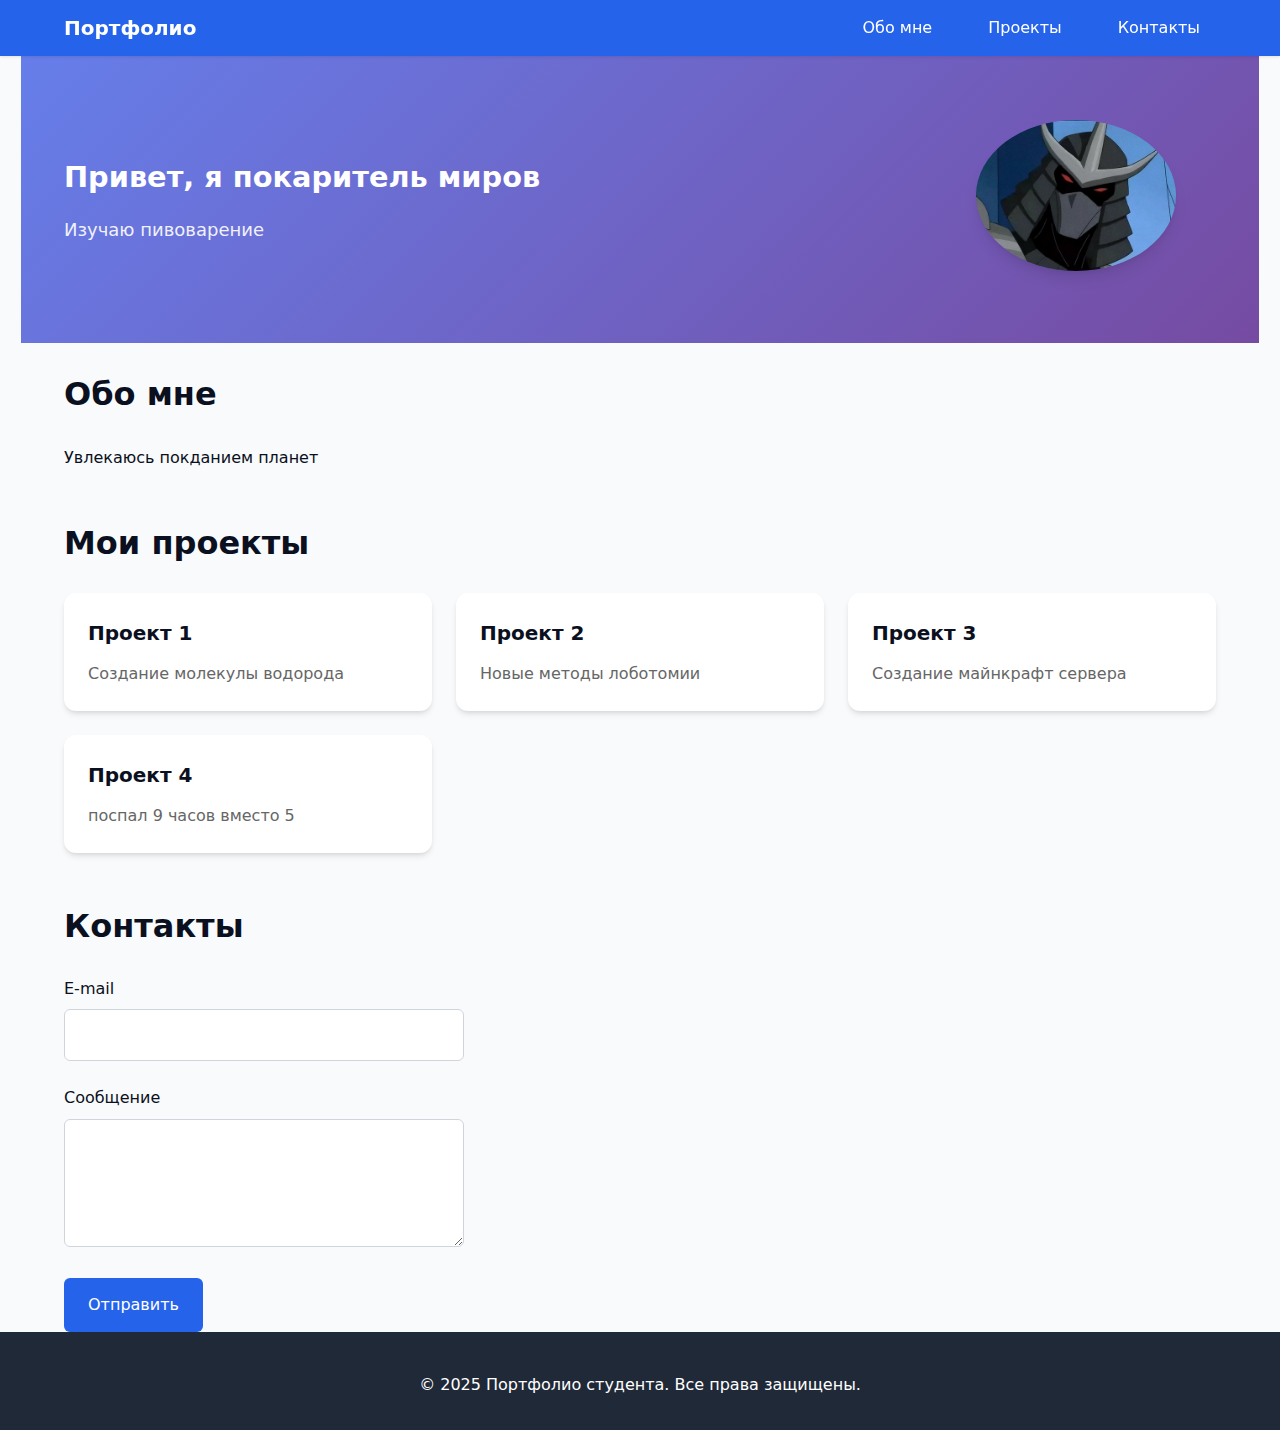
<file: 15rt/index.html>
<!DOCTYPE html>
<html lang="ru">
<head>
    <meta charset="UTF-8">
    <meta name="viewport" content="width=device-width, initial-scale=1, viewport-fit=cover">
    <title>Портфолио студента</title>
    <link rel="stylesheet" href="styles.css">
</head>
<body>
    <a class="skip-link" href="#main">Перейти к основному содержимому</a>
    
    <header class="header">
        <nav class="nav" aria-label="Основная навигация">
            <div class="nav-container">
                <a href="#" class="nav-logo">Портфолио</a>
                <ul class="nav-menu">
                    <li><a href="#about" class="nav-link">Обо мне</a></li>
                    <li><a href="projects.реьд" class="nav-link">Проекты</a></li>
                    <li><a href="contacts.html" class="nav-link">Контакты</a></li>
                </ul>
            </div>
        </nav>
    </header>

    <main id="main" class="main">
        <section class="hero">
            <div class="hero-container">
                <div class="hero-content">
                    <h1 class="hero-greeting">Привет, я покаритель миров</h1>
                    <p class="hero-description">Изучаю пивоварение</p>
                </div>
                <figure class="hero-image">
                    <!-- Простая версия с shreder.jpeg -->
                    <img class="hero-photo"
                         src="shreder.jpeg"
                         width="200" height="200"
                         alt="Портрет студента"
                         loading="eager">
                </figure>
            </div>
        </section>

        <section id="about" class="section">
            <div class="container">
                <h2 class="section-title">Обо мне</h2>
                <div class="prose">
                    <p>Увлекаюсь покданием планет</p>
                </div>
            </div>
        </section>

        <section id="projects" class="section projects-preview">
            <div class="container">
                <h2 class="section-title">Мои проекты</h2>
                <div class="projects-area">
                    <div class="projects-preview-grid">
                        <article class="project-card">
                            <h3 class="project-card-title">Проект 1</h3>
                            <p class="project-card-description">Создание молекулы водорода</p>
                        </article>
                        <article class="project-card">
                            <h3 class="project-card-title">Проект 2</h3>
                            <p class="project-card-description">Новые методы лоботомии</p>
                        </article>
                        <article class="project-card">
                            <h3 class="project-card-title">Проект 3</h3>
                            <p class="project-card-description">Создание майнкрафт сервера</p>
                        </article>
                        <article class="project-card">
                            <h3 class="project-card-title">Проект 4</h3>
                            <p class="project-card-description">поспал 9 часов вместо 5</p>
                        </article>
                    </div>
                </div>
            </div>
        </section>

        <section id="contact" class="section">
            <div class="container">
                <h2 class="section-title">Контакты</h2>
                <form class="contact-form">
                    <div class="form-group">
                        <label for="email">E-mail</label>
                        <input id="email" name="email" type="email" aria-describedby="email-hint email-error" required>
                        <small id="email-hint" class="visually-hidden">Мы пришлём ответ на этот адрес</small>
                        <span id="email-error" class="visually-hidden" role="alert"></span>
                    </div>
                    <div class="form-group">
                        <label for="message">Сообщение</label>
                        <textarea id="message" name="message" rows="4" required></textarea>
                    </div>
                    <button type="submit" class="button">Отправить</button>
                </form>
            </div>
        </section>
    </main>

    <footer class="footer">
        <div class="container">
            <p>&copy; 2025 Портфолио студента. Все права защищены.</p>
        </div>
    </footer>
</body>
</html>
</file>
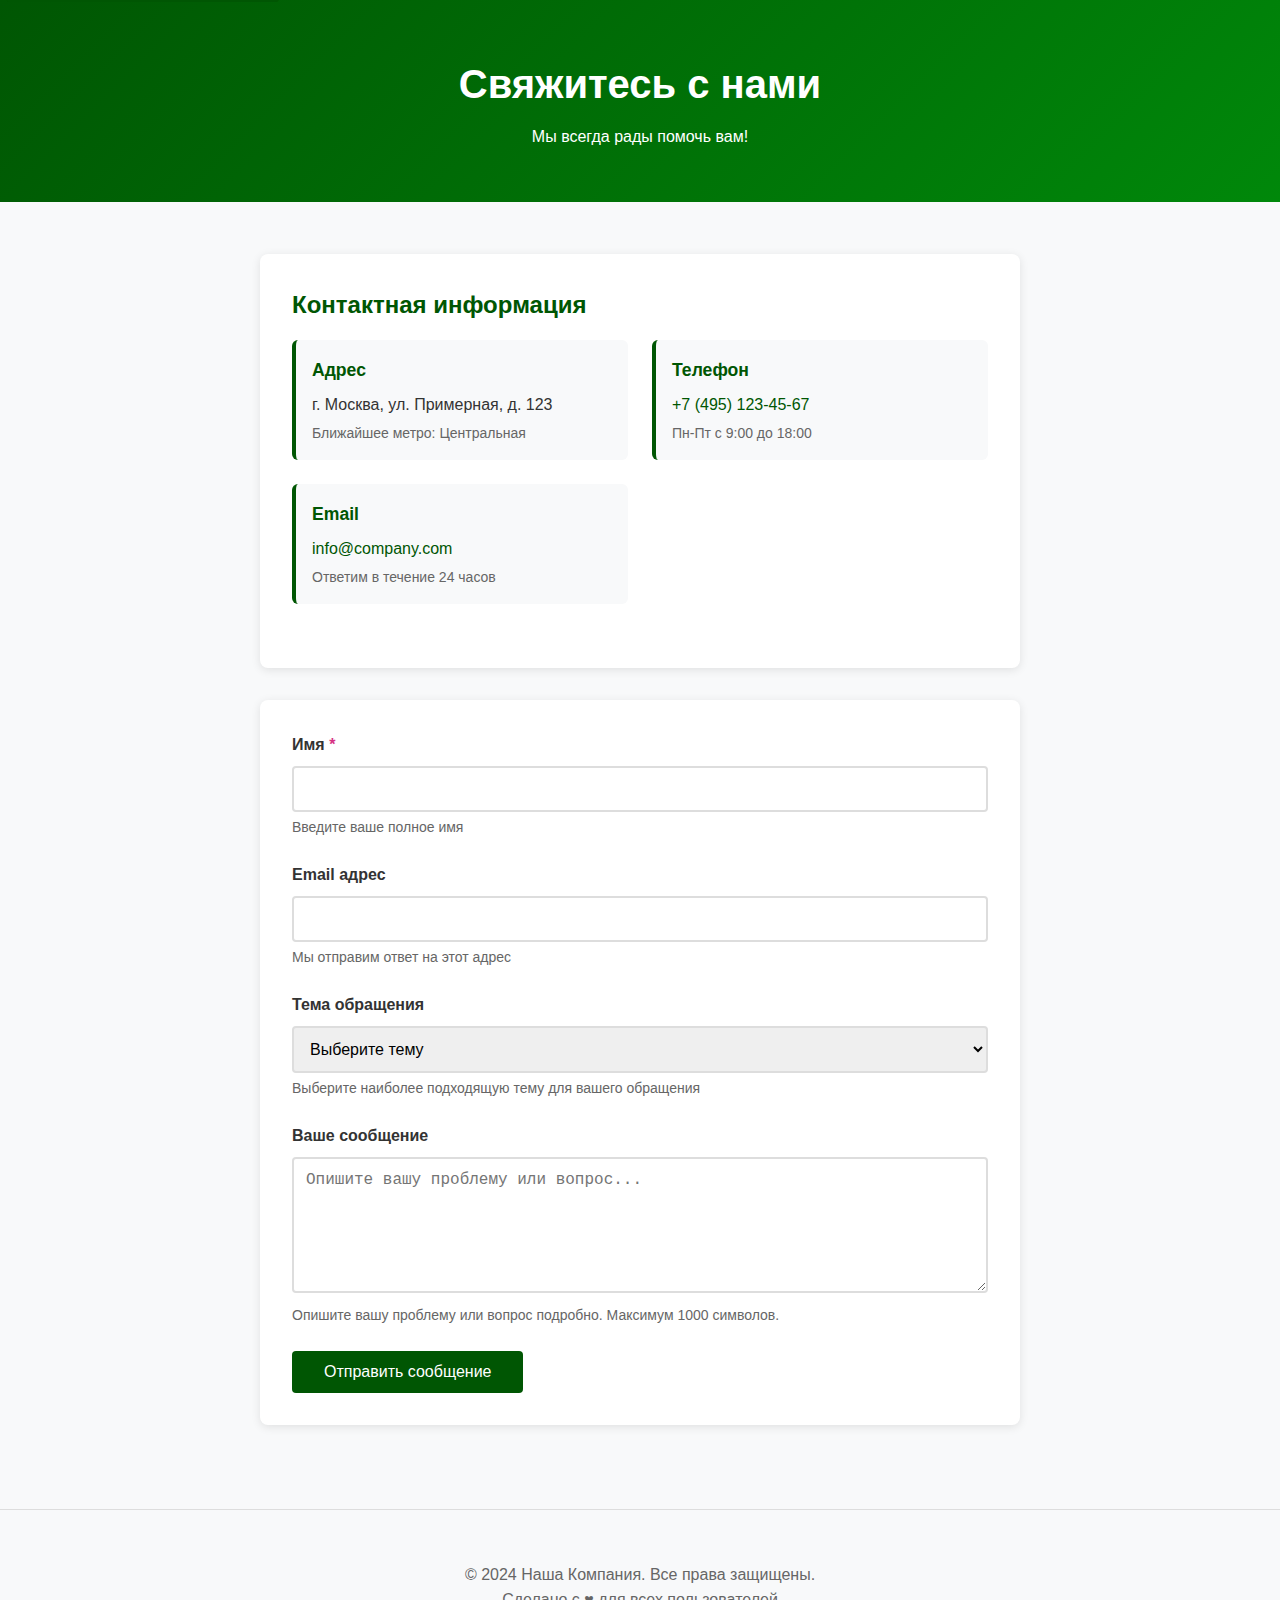
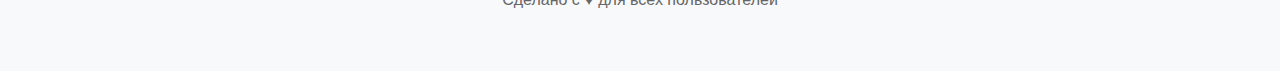
<file: 18rt/index.html>
<!DOCTYPE html>
<html lang="ru">
<head>
    <meta charset="UTF-8">
    <meta name="viewport" content="width=device-width, initial-scale=1.0">
    <title>Контакты - Доступная версия</title>
    <meta name="description" content="Свяжитесь с нами через доступную форму обратной связи">
    <link rel="stylesheet" href="css/style.css">
</head>
<body>
    <a href="#main-content" class="skip-link">Перейти к основному содержанию</a>

    <header role="banner">
        <div class="container">
            <h1>Свяжитесь с нами</h1>
            <p>Мы всегда рады помочь вам!</p>
        </div>
    </header>

    <main role="main" id="main-content" class="container">
        <section class="contact-info" aria-labelledby="contact-heading">
            <h2 id="contact-heading">Контактная информация</h2>
            <div class="contact-details">
                <div class="contact-item">
                    <h3>Адрес</h3>
                    <p>г. Москва, ул. Примерная, д. 123</p>
                    <p class="help-text">Ближайшее метро: Центральная</p>
                </div>
                <div class="contact-item">
                    <h3>Телефон</h3>
                    <p><a href="tel:+74951234567" style="color: #005603; text-decoration: none;">+7 (495) 123-45-67</a></p>
                    <p class="help-text">Пн-Пт с 9:00 до 18:00</p>
                </div>
                <div class="contact-item">
                    <h3>Email</h3>
                    <p><a href="mailto:info@company.com" style="color: #005603; text-decoration: none;">info@company.com</a></p>
                    <p class="help-text">Ответим в течение 24 часов</p>
                </div>
            </div>
        </section>

        <section aria-labelledby="form-heading">
            <h2 id="form-heading" class="visually-hidden">Форма обратной связи</h2>
            <form aria-labelledby="form-heading" class="contact-info">
                <!-- Поле имени -->
                <div class="form-group">
                    <label for="name">
                        Имя <span class="required" aria-hidden="true">*</span>
                        <span class="visually-hidden">обязательное поле</span>
                    </label>
                    <input 
                        type="text" 
                        id="name" 
                        name="name" 
                        required 
                        aria-required="true"
                        aria-describedby="name-error name-help"
                        aria-invalid="false">
                    <div id="name-error" class="error" role="alert">
                        Поле обязательно для заполнения
                    </div>
                    <div id="name-help" class="help-text">
                        Введите ваше полное имя
                    </div>
                </div>

                <!-- Поле email -->
                <div class="form-group">
                    <label for="email">Email адрес</label>
                    <input 
                        type="email" 
                        id="email" 
                        name="email"
                        aria-describedby="email-help">
                    <div id="email-help" class="help-text">
                        Мы отправим ответ на этот адрес
                    </div>
                </div>

                <!-- Выпадающий список -->
                <div class="form-group">
                    <label for="topic">Тема обращения</label>
                    <select id="topic" name="topic" aria-describedby="topic-help">
                        <option value="">Выберите тему</option>
                        <option value="question">Общий вопрос</option>
                        <option value="complaint">Жалоба на обслуживание</option>
                        <option value="suggestion">Предложение по улучшению</option>
                        <option value="partnership">Сотрудничество</option>
                    </select>
                    <div id="topic-help" class="help-text">
                        Выберите наиболее подходящую тему для вашего обращения
                    </div>
                </div>

                <!-- Текстовая область -->
                <div class="form-group">
                    <label for="message">Ваше сообщение</label>
                    <textarea 
                        id="message" 
                        name="message" 
                        rows="6"
                        aria-describedby="message-help"
                        placeholder="Опишите вашу проблему или вопрос..."></textarea>
                    <div id="message-help" class="help-text">
                        Опишите вашу проблему или вопрос подробно. Максимум 1000 символов.
                    </div>
                </div>

                <button type="submit" aria-label="Отправить форму обратной связи">
                    Отправить сообщение
                </button>
            </form>
        </section>
    </main>

    <footer role="contentinfo">
        <div class="container">
            <p>&copy; 2024 Наша Компания. Все права защищены.</p>
            <p>Сделано с ♥ для всех пользователей</p>
        </div>
    </footer>

    <script src="js/script.js"></script>
</body>
</html>
</file>
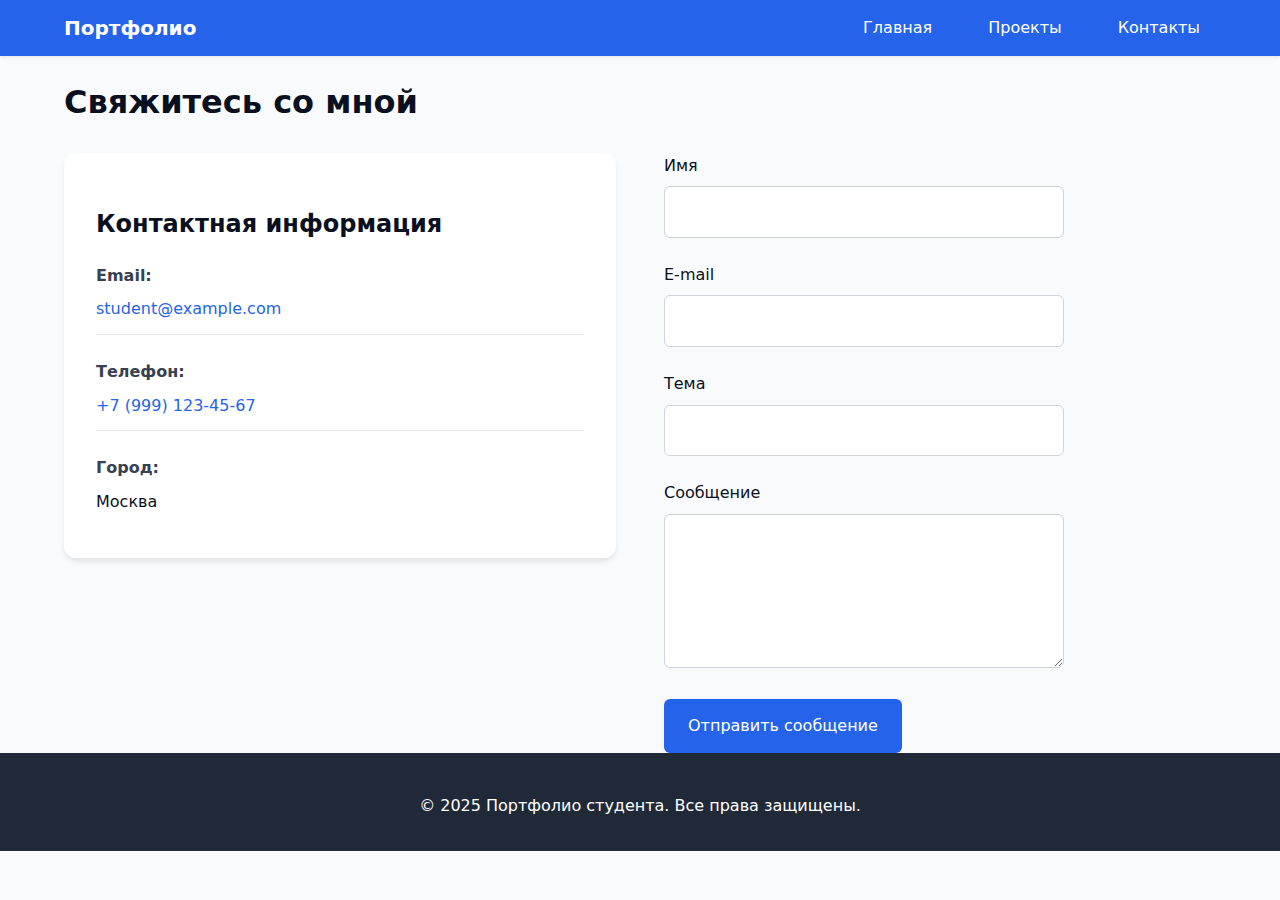
<file: 15rt/contacts.html>
<!DOCTYPE html>
<html lang="ru">
<head>
    <meta charset="UTF-8">
    <meta name="viewport" content="width=device-width, initial-scale=1, viewport-fit=cover">
    <title>Контакты - Портфолио</title>
    <link rel="stylesheet" href="styles.css">
</head>
<body>
    <a class="skip-link" href="#main">Перейти к основному содержимому</a>
    
    <header class="header">
        <nav class="nav" aria-label="Основная навигация">
            <div class="nav-container">
                <a href="index.html" class="nav-logo">Портфолио</a>
                <ul class="nav-menu">
                    <li><a href="index.html" class="nav-link">Главная</a></li>
                    <li><a href="projects.html" class="nav-link">Проекты</a></li>
                    <li><a href="contacts.html" class="nav-link">Контакты</a></li>
                </ul>
            </div>
        </nav>
    </header>

    <main id="main" class="main">
        <section class="section">
            <div class="container">
                <h1 class="section-title">Свяжитесь со мной</h1>
                
                <div class="contact-grid">
                    <div class="contact-info">
                        <h2>Контактная информация</h2>
                        <div class="contact-item">
                            <strong>Email:</strong>
                            <a href="mailto:student@example.com">student@example.com</a>
                        </div>
                        <div class="contact-item">
                            <strong>Телефон:</strong>
                            <a href="tel:+79991234567">+7 (999) 123-45-67</a>
                        </div>
                        <div class="contact-item">
                            <strong>Город:</strong>
                            <span>Москва</span>
                        </div>
                    </div>
                    
                    <form class="contact-form">
                        <div class="form-group">
                            <label for="contact-name">Имя</label>
                            <input id="contact-name" name="name" type="text" required>
                        </div>
                        
                        <div class="form-group">
                            <label for="contact-email">E-mail</label>
                            <input id="contact-email" name="email" type="email" aria-describedby="email-hint" required>
                            <small id="email-hint" class="visually-hidden">Мы пришлём ответ на этот адрес</small>
                        </div>
                        
                        <div class="form-group">
                            <label for="contact-subject">Тема</label>
                            <input id="contact-subject" name="subject" type="text" required>
                        </div>
                        
                        <div class="form-group">
                            <label for="contact-message">Сообщение</label>
                            <textarea id="contact-message" name="message" rows="5" required></textarea>
                        </div>
                        
                        <button type="submit" class="button">Отправить сообщение</button>
                    </form>
                </div>
            </div>
        </section>
    </main>

    <footer class="footer">
        <div class="container">
            <p>&copy; 2025 Портфолио студента. Все права защищены.</p>
        </div>
    </footer>
</body>
</html>
</file>
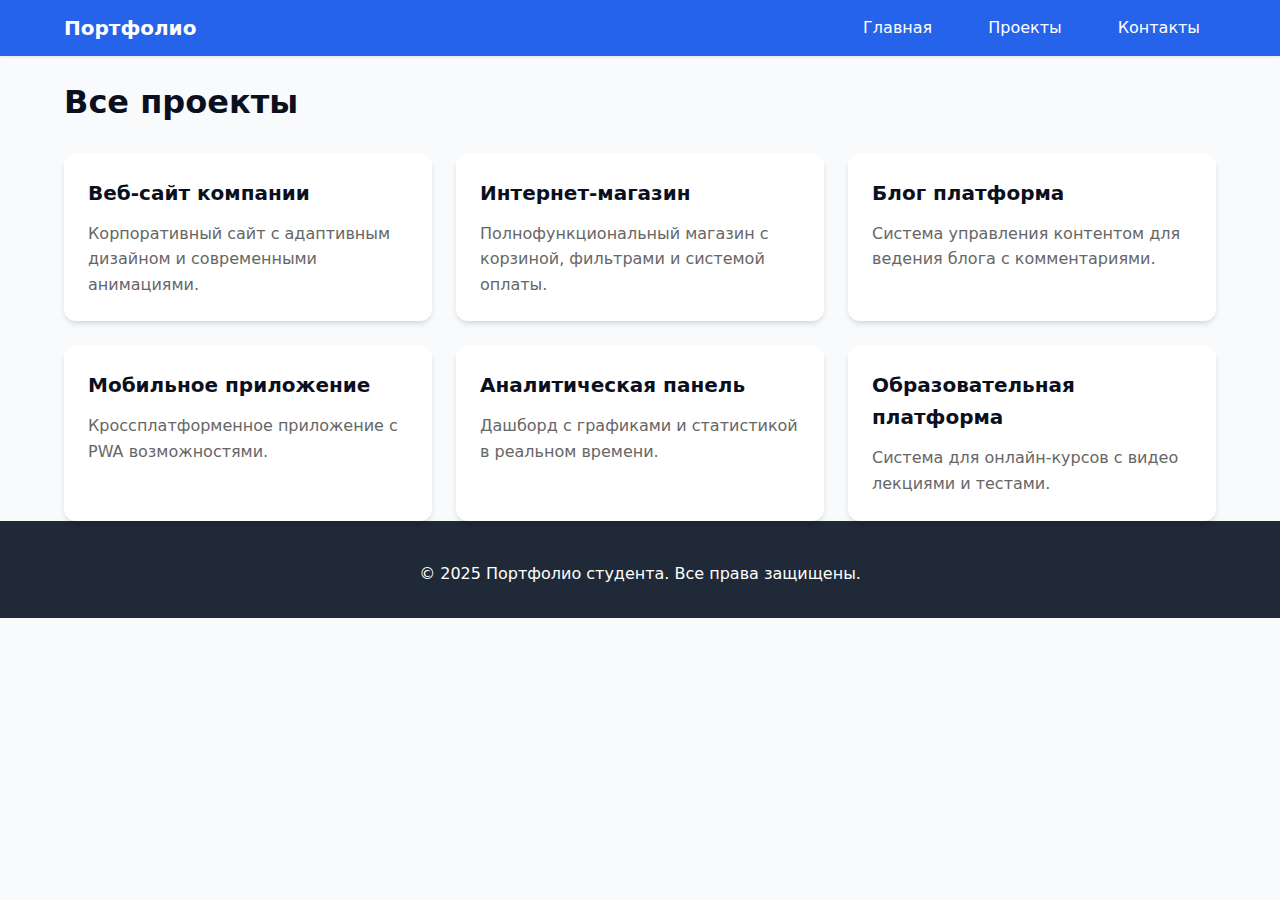
<file: 15rt/projects.html>
<!DOCTYPE html>
<html lang="ru">
<head>
    <meta charset="UTF-8">
    <meta name="viewport" content="width=device-width, initial-scale=1, viewport-fit=cover">
    <title>Проекты - Портфолио</title>
    <link rel="stylesheet" href="styles.css">
</head>
<body>
    <a class="skip-link" href="#main">Перейти к основному содержимому</a>
    
    <header class="header">
        <nav class="nav" aria-label="Основная навигация">
            <div class="nav-container">
                <a href="index.html" class="nav-logo">Портфолио</a>
                <ul class="nav-menu">
                    <li><a href="index.html" class="nav-link">Главная</a></li>
                    <li><a href="projects.html" class="nav-link">Проекты</a></li>
                    <li><a href="contacts.html" class="nav-link">Контакты</a></li>
                </ul>
            </div>
        </nav>
    </header>

    <main id="main" class="main">
        <section class="section">
            <div class="container">
                <h1 class="section-title">Все проекты</h1>
                
                <div class="projects-area">
                    <div class="projects-preview-grid">
                        <article class="project-card">
                            <h3 class="project-card-title">Веб-сайт компании</h3>
                            <p class="project-card-description">Корпоративный сайт с адаптивным дизайном и современными анимациями.</p>
                        </article>
                        
                        <article class="project-card">
                            <h3 class="project-card-title">Интернет-магазин</h3>
                            <p class="project-card-description">Полнофункциональный магазин с корзиной, фильтрами и системой оплаты.</p>
                        </article>
                        
                        <article class="project-card">
                            <h3 class="project-card-title">Блог платформа</h3>
                            <p class="project-card-description">Система управления контентом для ведения блога с комментариями.</p>
                        </article>
                        
                        <article class="project-card">
                            <h3 class="project-card-title">Мобильное приложение</h3>
                            <p class="project-card-description">Кроссплатформенное приложение с PWA возможностями.</p>
                        </article>
                        
                        <article class="project-card">
                            <h3 class="project-card-title">Аналитическая панель</h3>
                            <p class="project-card-description">Дашборд с графиками и статистикой в реальном времени.</p>
                        </article>
                        
                        <article class="project-card">
                            <h3 class="project-card-title">Образовательная платформа</h3>
                            <p class="project-card-description">Система для онлайн-курсов с видео лекциями и тестами.</p>
                        </article>
                    </div>
                </div>
            </div>
        </section>
    </main>

    <footer class="footer">
        <div class="container">
            <p>&copy; 2025 Портфолио студента. Все права защищены.</p>
        </div>
    </footer>
</body>
</html>
</file>
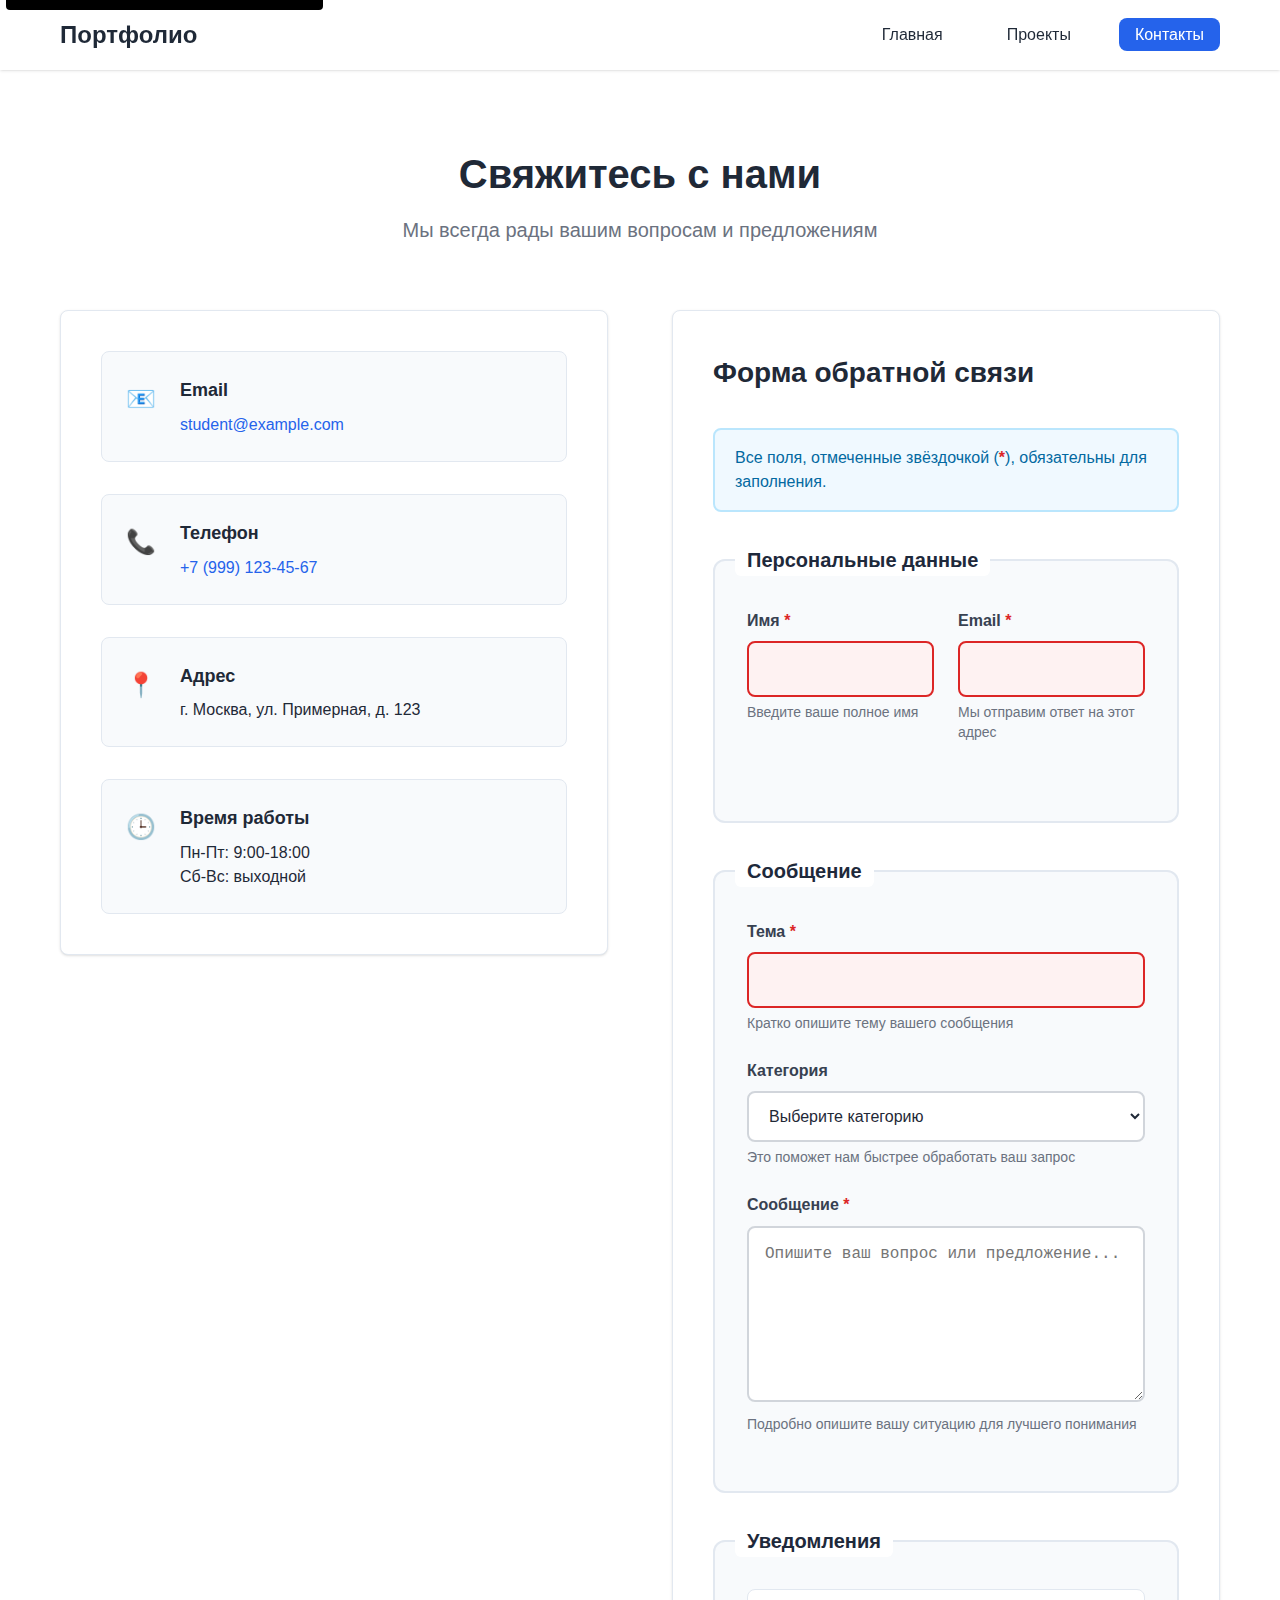
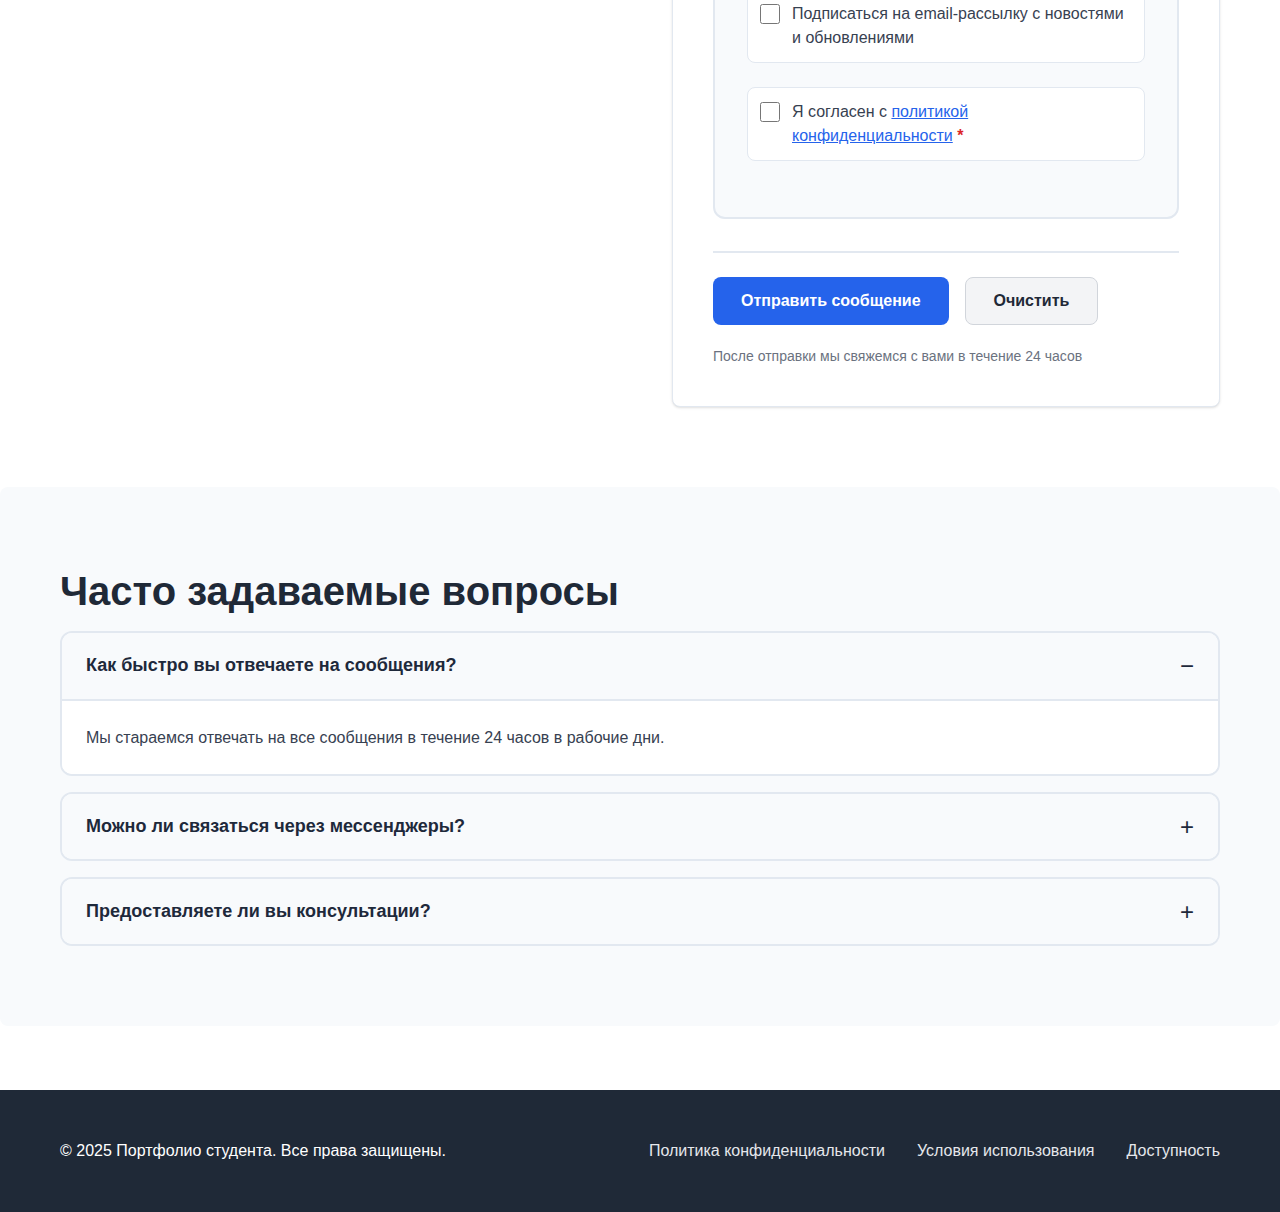
<file: 17rt/contacts-accessible.html>
<!DOCTYPE html>
<html lang="ru">
<head>
    <meta charset="UTF-8">
    <meta name="viewport" content="width=device-width, initial-scale=1.0">
    <title>Контакты - Доступная версия | Наш сайт</title>
    <link rel="stylesheet" href="styles.css">
<link rel="stylesheet" href="a11y-styles.css">
</head>
<body>
    <!-- Skip link для быстрой навигации -->
    <a href="#main-content" class="skip-link">Перейти к основному содержимому</a>
    
    <header role="banner">
        <nav class="nav" aria-label="Основная навигация">
            <div class="nav-container">
                <a href="index.html" class="nav-logo">
                    <span class="sr-only">На главную страницу</span>
                    Портфолио
                </a>
                <button class="nav-toggle" aria-expanded="false" aria-controls="nav-menu" aria-label="Открыть меню навигации">
                    <span class="hamburger" aria-hidden="true"></span>
                </button>
                <ul class="nav-menu" id="nav-menu" role="menubar">
                    <li role="none">
                        <a href="index.html" class="nav-link" role="menuitem">Главная</a>
                    </li>
                    <li role="none">
                        <a href="projects.html" class="nav-link" role="menuitem">Проекты</a>
                    </li>
                    <li role="none">
                        <a href="contacts-accessible.html" class="nav-link" role="menuitem" aria-current="page">Контакты</a>
                    </li>
                </ul>
            </div>
        </nav>
    </header>

    <main id="main-content" role="main">
        <section class="section" aria-labelledby="contacts-heading">
            <div class="container">
                <header class="section-header">
                    <h1 id="contacts-heading" class="section-title">Свяжитесь с нами</h1>
                    <p class="section-description">Мы всегда рады вашим вопросам и предложениям</p>
                </header>
                
                <div class="contact-grid">
                    <!-- Контактная информация -->
                    <section class="contact-info" aria-labelledby="contact-info-heading">
                        <h2 id="contact-info-heading" class="visually-hidden">Контактная информация</h2>
                        
                        <div class="contact-item">
                            <div class="contact-icon" aria-hidden="true">📧</div>
                            <div>
                                <h3>Email</h3>
                                <p>
                                    <a href="mailto:student@example.com" class="contact-link">
                                        student@example.com
                                    </a>
                                </p>
                            </div>
                        </div>
                        
                        <div class="contact-item">
                            <div class="contact-icon" aria-hidden="true">📞</div>
                            <div>
                                <h3>Телефон</h3>
                                <p>
                                    <a href="tel:+79991234567" class="contact-link">
                                        +7 (999) 123-45-67
                                    </a>
                                </p>
                            </div>
                        </div>
                        
                        <div class="contact-item">
                            <div class="contact-icon" aria-hidden="true">📍</div>
                            <div>
                                <h3>Адрес</h3>
                                <p>г. Москва, ул. Примерная, д. 123</p>
                            </div>
                        </div>
                        
                        <div class="contact-item">
                            <div class="contact-icon" aria-hidden="true">🕒</div>
                            <div>
                                <h3>Время работы</h3>
                                <p>Пн-Пт: 9:00-18:00<br>Сб-Вс: выходной</p>
                            </div>
                        </div>
                    </section>

                    <!-- Форма обратной связи -->
                    <section class="contact-form-section" aria-labelledby="form-heading">
                        <h2 id="form-heading" class="form-title">Форма обратной связи</h2>
                        
                        <form class="adaptive-form" id="contact-form" novalidate aria-describedby="form-instructions">
                            <p id="form-instructions" class="form-instructions">
                                Все поля, отмеченные звёздочкой (<span class="required-asterisk" aria-hidden="true">*</span>), обязательны для заполнения.
                            </p>
                            
                            <!-- Группа персональных данных -->
                            <fieldset class="form-fieldset">
                                <legend class="fieldset-legend">Персональные данные</legend>
                                
                                <div class="form-row">
                                    <div class="form-group">
                                        <label for="name" class="form-label">
                                            Имя <span class="required-asterisk" aria-hidden="true">*</span>
                                            <span class="sr-only">обязательное поле</span>
                                        </label>
                                        <input 
                                            type="text" 
                                            id="name" 
                                            name="name" 
                                            class="form-input" 
                                            required 
                                            aria-required="true"
                                            aria-describedby="name-hint"
                                            autocomplete="name">
                                        <small id="name-hint" class="form-hint">
                                            Введите ваше полное имя
                                        </small>
                                        <span id="name-error" class="error-message" aria-live="polite"></span>
                                    </div>
                                    
                                    <div class="form-group">
                                        <label for="email" class="form-label">
                                            Email <span class="required-asterisk" aria-hidden="true">*</span>
                                            <span class="sr-only">обязательное поле</span>
                                        </label>
                                        <input 
                                            type="email" 
                                            id="email" 
                                            name="email" 
                                            class="form-input" 
                                            required 
                                            aria-required="true"
                                            aria-describedby="email-hint"
                                            autocomplete="email">
                                        <small id="email-hint" class="form-hint">
                                            Мы отправим ответ на этот адрес
                                        </small>
                                        <span id="email-error" class="error-message" aria-live="polite"></span>
                                    </div>
                                </div>
                            </fieldset>

                            <!-- Группа сообщения -->
                            <fieldset class="form-fieldset">
                                <legend class="fieldset-legend">Сообщение</legend>
                                
                                <div class="form-group">
                                    <label for="subject" class="form-label">
                                        Тема <span class="required-asterisk" aria-hidden="true">*</span>
                                        <span class="sr-only">обязательное поле</span>
                                    </label>
                                    <input 
                                        type="text" 
                                        id="subject" 
                                        name="subject" 
                                        class="form-input" 
                                        required 
                                        aria-required="true"
                                        aria-describedby="subject-hint">
                                    <small id="subject-hint" class="form-hint">
                                        Кратко опишите тему вашего сообщения
                                    </small>
                                    <span id="subject-error" class="error-message" aria-live="polite"></span>
                                </div>
                                
                                <div class="form-group">
                                    <label for="category" class="form-label">Категория</label>
                                    <select 
                                        id="category" 
                                        name="category" 
                                        class="form-select"
                                        aria-describedby="category-hint">
                                        <option value="">Выберите категорию</option>
                                        <option value="general">Общие вопросы</option>
                                        <option value="technical">Техническая поддержка</option>
                                        <option value="feedback">Обратная связь</option>
                                        <option value="partnership">Сотрудничество</option>
                                    </select>
                                    <small id="category-hint" class="form-hint">
                                        Это поможет нам быстрее обработать ваш запрос
                                    </small>
                                </div>
                                
                                <div class="form-group">
                                    <label for="message" class="form-label">
                                        Сообщение <span class="required-asterisk" aria-hidden="true">*</span>
                                        <span class="sr-only">обязательное поле</span>
                                    </label>
                                    <textarea 
                                        id="message" 
                                        name="message" 
                                        rows="6" 
                                        class="form-textarea" 
                                        required 
                                        aria-required="true"
                                        aria-describedby="message-hint"
                                        placeholder="Опишите ваш вопрос или предложение..."></textarea>
                                    <small id="message-hint" class="form-hint">
                                        Подробно опишите вашу ситуацию для лучшего понимания
                                    </small>
                                    <span id="message-error" class="error-message" aria-live="polite"></span>
                                </div>
                            </fieldset>

                            <!-- Группа уведомлений -->
                            <fieldset class="form-fieldset">
                                <legend class="fieldset-legend">Уведомления</legend>
                                
                                <div class="form-group checkbox-group">
                                    <input 
                                        type="checkbox" 
                                        id="newsletter" 
                                        name="newsletter" 
                                        class="form-checkbox">
                                    <label for="newsletter" class="checkbox-label">
                                        Подписаться на email-рассылку с новостями и обновлениями
                                    </label>
                                </div>
                                
                                <div class="form-group checkbox-group">
                                    <input 
                                        type="checkbox" 
                                        id="agreement" 
                                        name="agreement" 
                                        class="form-checkbox" 
                                        required 
                                        aria-required="true">
                                    <label for="agreement" class="checkbox-label">
                                        Я согласен с <a href="#privacy-policy" class="inline-link">политикой конфиденциальности</a>
                                        <span class="required-asterisk" aria-hidden="true">*</span>
                                        <span class="sr-only">обязательное поле</span>
                                    </label>
                                    <span id="agreement-error" class="error-message" aria-live="polite"></span>
                                </div>
                            </fieldset>

                            <div class="form-actions">
                                <button 
                                    type="submit" 
                                    class="btn btn-primary"
                                    aria-describedby="submit-hint">
                                    Отправить сообщение
                                </button>
                                <button 
                                    type="reset" 
                                    class="btn btn-secondary"
                                    aria-label="Очистить форму">
                                    Очистить
                                </button>
                                <small id="submit-hint" class="form-hint">
                                    После отправки мы свяжемся с вами в течение 24 часов
                                </small>
                            </div>
                        </form>
                    </section>
                </div>
            </div>
        </section>

        <!-- Вспомогательная информация -->
        <section class="section section--light" aria-labelledby="faq-heading">
            <div class="container">
                <h2 id="faq-heading" class="section-title">Часто задаваемые вопросы</h2>
                <div class="faq-grid">
                    <details class="faq-item" open>
                        <summary class="faq-question">
                            Как быстро вы отвечаете на сообщения?
                        </summary>
                        <div class="faq-answer">
                            <p>Мы стараемся отвечать на все сообщения в течение 24 часов в рабочие дни.</p>
                        </div>
                    </details>
                    
                    <details class="faq-item">
                        <summary class="faq-question">
                            Можно ли связаться через мессенджеры?
                        </summary>
                        <div class="faq-answer">
                            <p>Да, мы доступны в Telegram и WhatsApp по номеру +7 (999) 123-45-67.</p>
                        </div>
                    </details>
                    
                    <details class="faq-item">
                        <summary class="faq-question">
                            Предоставляете ли вы консультации?
                        </summary>
                        <div class="faq-answer">
                            <p>Да, мы предоставляем бесплатные первичные консультации по проектам.</p>
                        </div>
                    </details>
                </div>
            </div>
        </section>
    </main>

    <footer class="footer" role="contentinfo">
        <div class="container">
            <div class="footer-content">
                <p>&copy; 2025 Портфолио студента. Все права защищены.</p>
                <nav aria-label="Дополнительная навигация">
                    <ul class="footer-links">
                        <li><a href="#privacy-policy">Политика конфиденциальности</a></li>
                        <li><a href="#terms">Условия использования</a></li>
                        <li><a href="#accessibility">Доступность</a></li>
                    </ul>
                </nav>
            </div>
        </div>
    </footer>

    <script src="a11y-script.js"></script>
</body>
</html>
</file>
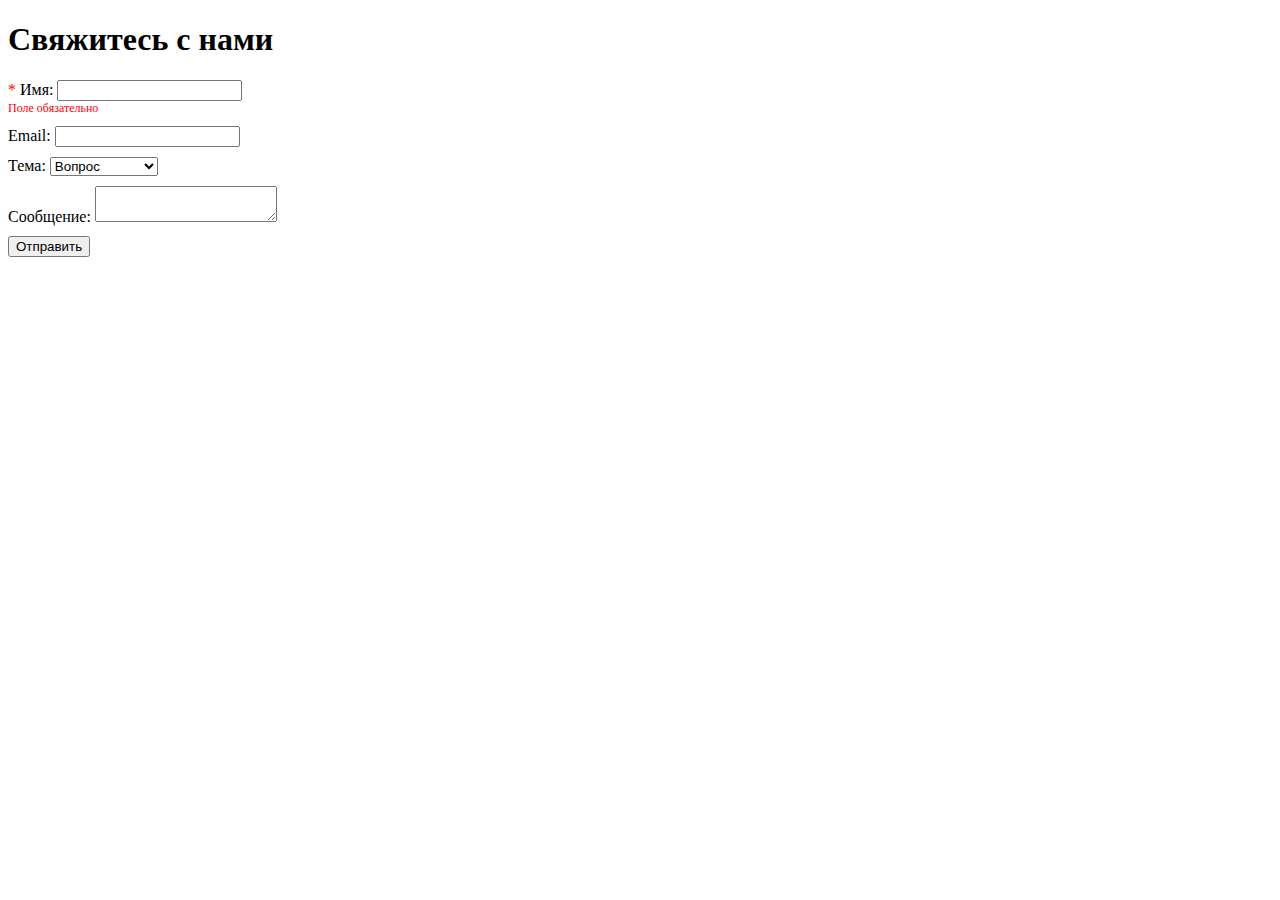
<file: 18rt/original-index.html>
<!DOCTYPE html>
<html>
<head>
    <title>Контакты</title>
    <style>
    .form-group { margin: 10px 0; }
    .required { color: red; }
    .error { color: red; font-size: 12px; }
    </style>
</head>
<body>
    <h1>Свяжитесь с нами</h1>
    <form>
    <div class="form-group">
    <span class="required">*</span>
    <span>Имя:</span>
    <input type="text" name="name">
    <div class="error" id="name-error">Поле обязательно</div>
</div>
    <div class="form-group">
    <span>Email:</span>
    <input type="email" name="email">
    </div>
    <div class="form-group">
    <span>Тема:</span>
    <select name="topic">
    <option>Вопрос</option>
    <option>Жалоба</option>
    <option>Предложение</option>
    </select>
</div>
    <div class="form-group">
    <span>Сообщение:</span>
    <textarea name="message"></textarea>
</div>
    <input type="submit" value="Отправить">
    </form>
</body>
</html>
</file>
<file: 15rt/styles.css>
:root { 
    color-scheme: light dark;
    --space-xs: 0.5rem;
    --space-sm: 0.75rem;
    --space-md: 1rem;
    --space-lg: 1.5rem;
    --space-xl: 2rem;
    --space-2xl: 3rem;
}

html, body { 
    height: 100%; 
}

body {
    margin: 0;
    font: 16px/1.6 system-ui, -apple-system, "Segoe UI", Roboto, Arial, sans-serif;
    background: #f8fafc;
    color: #0b1020;
}

.page {
    min-height: 100vh;
    min-height: 100svh;
    min-height: 100dvh;
    display: flex;
    flex-direction: column;
}

main { 
    flex: 1; 
}

/* Skip link */
.skip-link{
    position: absolute;
    inset-inline-start: 1rem;
    inset-block-start: -100%;
    z-index: 10000;
    padding: .5rem .75rem;
    background: #111;
    color: #fff;
    border-radius: .5rem;
    text-decoration: none;
}

.skip-link:focus,
.skip-link:focus-visible { 
    inset-block-start: 1rem; 
}

:focus-visible { 
    outline: 3px solid #2563eb; 
    outline-offset: 2px; 
}

a, button, input, textarea { 
    outline-offset: 2px; 
}

/* Крупные цели на устройствах с pointer:coarse */
@media (pointer: coarse){
    a, button, .nav-link { 
        min-height: 44px; 
        padding: .75rem 1rem; 
    }
}

/* Sticky header */
.nav{
    position: sticky;
    top: 0;
    padding-block-start: calc(.75rem + env(safe-area-inset-top));
    padding-block-end: .75rem;
    padding-inline-start: calc(var(--space-md, 1rem) + env(safe-area-inset-left));
    padding-inline-end: calc(var(--space-md, 1rem) + env(safe-area-inset-right));
    background: #2563eb;
    color: #fff;
    z-index: 100;
    isolation: isolate;
    box-shadow: 0 1px 3px rgba(0,0,0,.1);
}

.nav-container {
    display: flex;
    justify-content: space-between;
    align-items: center;
    max-width: 72rem;
    margin: 0 auto;
}

.nav-logo {
    font-weight: bold;
    font-size: 1.25rem;
    color: #fff;
    text-decoration: none;
}

.nav-menu {
    display: flex;
    list-style: none;
    margin: 0;
    padding: 0;
    gap: var(--space-lg);
}

.nav-link {
    color: #fff;
    text-decoration: none;
    padding: var(--space-sm) var(--space-md);
    border-radius: .25rem;
    transition: background-color 0.2s ease;
}

.nav-link:hover {
    background: rgba(255,255,255,0.1);
}

/* Main content */
.main, .section { 
    padding-inline: clamp(1rem, calc(.5rem + 1vw), 2rem); 
}

.container {
    max-width: 72rem;
    margin: 0 auto;
}

/* Hero section */
.hero {
    padding-block: var(--space-2xl);
    background: linear-gradient(135deg, #667eea 0%, #764ba2 100%);
    color: #fff;
}

.hero-container {
    display: flex;
    align-items: center;
    justify-content: space-between;
    gap: var(--space-2xl);
    max-width: 72rem;
    margin: 0 auto;
    padding-inline: clamp(1rem, calc(.5rem + 1vw), 2rem);
}

.hero-greeting { 
    font-size: clamp(1.25rem, 1rem + 1.2vw, 1.8rem); 
    margin: 0 0 var(--space-md) 0;
}

.hero-description {
    font-size: 1.125rem;
    opacity: 0.9;
    margin: 0;
}

.hero-photo{
    inline-size: 200px;
    block-size: auto;
    border-radius: 50%;
    object-fit: cover;
    box-shadow: 0 10px 15px -3px rgb(0 0 0 / 0.1), 0 4px 6px -4px rgb(0 0 0 / 0.1);
}

/* Section titles */
.section-title { 
    font-size: clamp(1.5rem, 1.1rem + 2vw, 2rem); 
    margin-bottom: var(--space-lg);
}

.prose { 
    max-width: 65ch; 
}

/* Projects grid */
.projects-preview { 
    margin-block: var(--space-2xl, 3rem); 
}

.projects-preview-grid {
    display: grid;
    grid-template-columns: repeat(auto-fit, minmax(18rem, 1fr));
    gap: var(--space-lg, 1.5rem);
}

.project-card{
    background: #fff;
    border-radius: .75rem;
    box-shadow: 0 4px 6px -1px rgb(0 0 0 / 0.1), 0 2px 4px -2px rgb(0 0 0 / 0.1);
    transition: transform .2s ease, box-shadow .2s ease;
    min-width: 0;
    padding: var(--space-lg);
}

.project-card:hover{ 
    transform: translateY(-4px); 
    box-shadow: 0 20px 25px -5px rgb(0 0 0 / 0.1), 0 10px 10px -5px rgb(0 0 0 / 0.1);
}

.project-card-title,
.project-card-description { 
    overflow-wrap: anywhere; 
}

.project-card-title {
    margin: 0 0 var(--space-sm) 0;
    font-size: 1.25rem;
}

.project-card-description {
    margin: 0;
    color: #666;
}

/* Container queries */
@supports (container-type: inline-size) {
    .projects-area {
        container-type: inline-size;
        container-name: projects;
    }

    @container projects (min-width: 640px) {
        .projects-preview-grid { 
            grid-template-columns: repeat(2, 1fr); 
        }
    }

    @container projects (min-width: 960px) {
        .projects-preview-grid { 
            grid-template-columns: repeat(3, 1fr); 
        }
    }
}

/* Forms */
.contact-form {
    max-width: 400px;
}

.form-group {
    margin-bottom: var(--space-lg);
}

label {
    display: block;
    margin-bottom: var(--space-xs);
    font-weight: 500;
}

input, textarea {
    width: 100%;
    padding: var(--space-sm);
    border: 1px solid #d1d5db;
    border-radius: .375rem;
    font: inherit;
    box-sizing: border-box;
}

input:focus, textarea:focus {
    border-color: #2563eb;
    outline: none;
}

/* Buttons */
.button {
    display: inline-block;
    padding-inline: var(--space-lg);
    padding-block: max(.5rem, calc((44px - 1em)/2));
    background: #2563eb;
    color: #fff;
    border: none;
    border-radius: .375rem;
    font: inherit;
    text-decoration: none;
    cursor: pointer;
    transition: background-color 0.2s ease;
}

.button:hover {
    background: #1d4ed8;
}

/* Footer */
.footer {
    background: #1f2937;
    color: #fff;
    text-align: center;
    padding-block: var(--space-lg);
    padding-bottom: calc(1rem + env(safe-area-inset-bottom));
}

/* Accessibility helpers */
.visually-hidden {
    position: absolute !important;
    width: 1px;
    height: 1px;
    padding: 0;
    margin: -1px;
    overflow: hidden;
    clip: rect(0, 0, 0, 0);
    white-space: nowrap;
    border: 0;
}

/* Повышенный контраст */
@media (prefers-contrast: more) {
    .button, .nav-link { 
        box-shadow: inset 0 0 0 2px #fff; 
    }
}

/* Уважение к снижению движения */
@media (prefers-reduced-motion: reduce) {
    * { 
        animation: none !important; 
        transition: none !important; 
    }
    
    .project-card:hover {
        transform: none;
    }
}

/* Full-bleed для секций */
.hero--bleed {
    margin-inline: calc(50% - 50vw);
    padding-inline: calc(50vw - 50%);
}

/* Responsive design */
@media (max-width: 768px) {
    .hero-container {
        flex-direction: column;
        text-align: center;
    }
    
    .nav-container {
        flex-direction: column;
        gap: var(--space-md);
    }
    
    .nav-menu {
        flex-direction: column;
        gap: var(--space-sm);
    }
}
/* Добавить в конец styles.css */

/* Contact page styles */
.contact-grid {
    display: grid;
    grid-template-columns: 1fr 1fr;
    gap: var(--space-2xl);
    align-items: start;
}

.contact-info {
    background: #fff;
    padding: var(--space-xl);
    border-radius: .75rem;
    box-shadow: 0 4px 6px -1px rgb(0 0 0 / 0.1);
}

.contact-item {
    margin-bottom: var(--space-lg);
    padding-bottom: var(--space-sm);
    border-bottom: 1px solid #e5e7eb;
}

.contact-item:last-child {
    margin-bottom: 0;
    border-bottom: none;
}

.contact-item strong {
    display: block;
    margin-bottom: var(--space-xs);
    color: #374151;
}

.contact-item a {
    color: #2563eb;
    text-decoration: none;
}

.contact-item a:hover {
    text-decoration: underline;
}

@media (max-width: 768px) {
    .contact-grid {
        grid-template-columns: 1fr;
        gap: var(--space-xl);
    }
}
</file>
<file: 18rt/css/style.css>
* {
    margin: 0;
    padding: 0;
    box-sizing: border-box;
}

body {
    font-family: 'Segoe UI', Tahoma, Geneva, Verdana, sans-serif;
    line-height: 1.6;
    color: #333;
    background-color: #f8f9fa;
}

.container {
    max-width: 800px;
    margin: 0 auto;
    padding: 20px;
}

header {
    background: linear-gradient(135deg, #005603, #00880a);
    color: white;
    padding: 2rem 0;
    text-align: center;
    margin-bottom: 2rem;
}

header h1 {
    font-size: 2.5rem;
    margin-bottom: 0.5rem;
}

.contact-info {
    background: white;
    padding: 2rem;
    border-radius: 8px;
    box-shadow: 0 2px 10px rgba(0,0,0,0.1);
    margin-bottom: 2rem;
}

.contact-info h2 {
    color: #005603;
    margin-bottom: 1rem;
    font-size: 1.5rem;
}

.contact-details {
    display: grid;
    grid-template-columns: repeat(auto-fit, minmax(250px, 1fr));
    gap: 1.5rem;
    margin-bottom: 2rem;
}

.contact-item {
    padding: 1rem;
    background: #f8f9fa;
    border-radius: 6px;
    border-left: 4px solid #005603;
}

.contact-item h3 {
    color: #005603;
    margin-bottom: 0.5rem;
    font-size: 1.1rem;
}

.form-group {
    margin-bottom: 1.5rem;
}

label {
    display: block;
    margin-bottom: 0.5rem;
    font-weight: bold;
    color: #333;
}

.required {
    color: #d63384;
}

input[type="text"],
input[type="email"],
select,
textarea {
    width: 100%;
    padding: 0.75rem;
    border: 2px solid #ddd;
    border-radius: 4px;
    font-size: 1rem;
    transition: border-color 0.3s ease;
}

input[type="text"]:focus,
input[type="email"]:focus,
select:focus,
textarea:focus {
    outline: none;
    border-color: #005603;
    box-shadow: 0 0 0 3px rgba(0, 86, 3, 0.1);
}

.error {
    color: #d63384;
    font-size: 0.875rem;
    margin-top: 0.25rem;
    display: none;
}

.help-text {
    color: #666;
    font-size: 0.875rem;
    margin-top: 0.25rem;
}

button {
    background: #005603;
    color: white;
    padding: 0.75rem 2rem;
    border: none;
    border-radius: 4px;
    font-size: 1rem;
    cursor: pointer;
    transition: background-color 0.3s ease;
}

button:hover,
button:focus {
    background: #00880a;
    outline: 3px solid rgba(0, 86, 3, 0.3);
}

.visually-hidden {
    position: absolute;
    width: 1px;
    height: 1px;
    padding: 0;
    margin: -1px;
    overflow: hidden;
    clip: rect(0, 0, 0, 0);
    white-space: nowrap;
    border: 0;
}

footer {
    text-align: center;
    padding: 2rem 0;
    color: #666;
    border-top: 1px solid #ddd;
    margin-top: 2rem;
}

/* Стили для улучшения доступности */
a:focus {
    outline: 3px solid #005603;
    outline-offset: 2px;
}

.skip-link {
    position: absolute;
    top: -40px;
    left: 6px;
    background: #005603;
    color: white;
    padding: 8px;
    text-decoration: none;
    border-radius: 4px;
    z-index: 1000;
}

.skip-link:focus {
    top: 6px;
}

/* Состояния для скринридеров */
[aria-invalid="true"] {
    border-color: #d63384;
}

[aria-invalid="true"]:focus {
    box-shadow: 0 0 0 3px rgba(214, 51, 132, 0.1);
}

/* Анимации для плавного появления */
.fade-in {
    animation: fadeIn 0.3s ease-in;
}

@keyframes fadeIn {
    from { opacity: 0; }
    to { opacity: 1; }
}

@media (max-width: 768px) {
    .container {
        padding: 10px;
    }
    
    header h1 {
        font-size: 2rem;
    }
    
    .contact-details {
        grid-template-columns: 1fr;
    }
    
    .contact-info {
        padding: 1rem;
    }
}

@media (prefers-reduced-motion: reduce) {
    * {
        animation-duration: 0.01ms !important;
        animation-iteration-count: 1 !important;
        transition-duration: 0.01ms !important;
    }
}
</file>
<file: 17rt/styles.css>
/* Базовые CSS переменные и сброс стилей */
:root {
    --primary-color: #2563eb;
    --primary-dark: #1d4ed8;
    --text-color: #1f2937;
    --text-light: #6b7280;
    --background: #ffffff;
    --surface: #f8fafc;
    --border: #e2e8f0;
    --radius: 8px;
    --shadow: 0 1px 3px 0 rgb(0 0 0 / 0.1), 0 1px 2px -1px rgb(0 0 0 / 0.1);
}

/* Сброс базовых стилей */
* {
    margin: 0;
    padding: 0;
    box-sizing: border-box;
}

body {
    font-family: -apple-system, BlinkMacSystemFont, 'Segoe UI', Roboto, Oxygen, Ubuntu, Cantarell, sans-serif;
    line-height: 1.6;
    color: var(--text-color);
    background: var(--background);
    font-size: 16px;
}

/* Базовые стили контейнера */
.container {
    max-width: 1200px;
    margin: 0 auto;
    padding: 0 20px;
}

/* Основные стили секций */
.section {
    padding: 80px 0;
}

.section-header {
    text-align: center;
    margin-bottom: 4rem;
}

.section-title {
    font-size: 2.5rem;
    margin-bottom: 1rem;
    color: var(--text-color);
    font-weight: 700;
    line-height: 1.2;
}

.section-description {
    font-size: 1.25rem;
    color: var(--text-light);
    max-width: 600px;
    margin: 0 auto;
    line-height: 1.6;
}

.section--light {
    background: var(--surface);
    border-radius: var(--radius);
}

/* Стили навигации */
.nav {
    background: #fff;
    box-shadow: var(--shadow);
    position: sticky;
    top: 0;
    z-index: 1000;
}

.nav-container {
    max-width: 1200px;
    margin: 0 auto;
    padding: 0 20px;
    display: flex;
    justify-content: space-between;
    align-items: center;
    height: 70px;
}

.nav-logo {
    font-size: 1.5rem;
    font-weight: bold;
    text-decoration: none;
    color: var(--text-color);
}

.nav-menu {
    display: flex;
    list-style: none;
    gap: 2rem;
}

.nav-link {
    text-decoration: none;
    color: var(--text-color);
    font-weight: 500;
    padding: 8px 16px;
    border-radius: var(--radius);
    transition: all 0.2s ease;
}

.nav-link:hover,
.nav-link[aria-current="page"] {
    background: var(--primary-color);
    color: white;
}

/* Сетка контактов */
.contact-grid {
    display: grid;
    grid-template-columns: 1fr 1fr;
    gap: 4rem;
    align-items: start;
}

/* Контактная информация */
.contact-info {
    background: white;
    padding: 2.5rem;
    border-radius: var(--radius);
    box-shadow: var(--shadow);
    border: 1px solid var(--border);
}

.contact-item {
    display: flex;
    align-items: flex-start;
    gap: 1.5rem;
    margin-bottom: 2rem;
    padding: 1.5rem;
    background: var(--surface);
    border-radius: var(--radius);
    border: 1px solid var(--border);
}

.contact-item:last-child {
    margin-bottom: 0;
}

.contact-icon {
    font-size: 1.5rem;
    flex-shrink: 0;
    margin-top: 0.25rem;
}

.contact-item h3 {
    color: var(--text-color);
    margin-bottom: 0.5rem;
    font-size: 1.125rem;
    font-weight: 600;
}

.contact-item p {
    color: var(--text-color);
    line-height: 1.5;
    margin: 0;
}

.contact-link {
    color: var(--primary-color);
    text-decoration: none;
    font-weight: 500;
    transition: color 0.2s ease;
}

.contact-link:hover,
.contact-link:focus {
    color: var(--primary-dark);
    text-decoration: underline;
    outline: none;
}

/* Форма обратной связи */
.contact-form-section {
    background: white;
    padding: 2.5rem;
    border-radius: var(--radius);
    box-shadow: var(--shadow);
    border: 1px solid var(--border);
}

.form-title {
    font-size: 1.75rem;
    margin-bottom: 2rem;
    color: var(--text-color);
    font-weight: 600;
}

/* Стили кнопок */
.btn {
    padding: 14px 28px;
    border: none;
    border-radius: var(--radius);
    font-size: 1rem;
    font-weight: 600;
    cursor: pointer;
    text-decoration: none;
    display: inline-flex;
    align-items: center;
    justify-content: center;
    transition: all 0.2s ease;
    min-height: 48px;
}

.btn-primary {
    background: var(--primary-color);
    color: white;
}

.btn-primary:hover {
    background: var(--primary-dark);
    transform: translateY(-1px);
}

.btn-secondary {
    background: #f3f4f6;
    color: var(--text-color);
    border: 1px solid #d1d5db;
}

.btn-secondary:hover {
    background: #e5e7eb;
}

/* Футер */
.footer {
    background: var(--text-color);
    color: white;
    padding: 3rem 0;
    margin-top: 4rem;
}

.footer-content {
    display: flex;
    justify-content: space-between;
    align-items: center;
    flex-wrap: wrap;
    gap: 1rem;
}

.footer-links {
    display: flex;
    gap: 2rem;
    list-style: none;
    margin: 0;
    padding: 0;
}

.footer-links a {
    color: #e5e7eb;
    text-decoration: none;
    transition: color 0.2s ease;
}

.footer-links a:hover {
    color: white;
    text-decoration: underline;
}

/* Ссылки внутри текста */
.inline-link {
    color: var(--primary-color);
    text-decoration: underline;
    font-weight: 500;
}

.inline-link:hover {
    text-decoration: none;
}

/* Успешные сообщения */
.success-message {
    animation: slideDown 0.3s ease;
}

@keyframes slideDown {
    from {
        opacity: 0;
        transform: translateY(-10px);
    }
    to {
        opacity: 1;
        transform: translateY(0);
    }
}

/* Состояния ошибок */
.form-input.error,
.form-textarea.error {
    border-color: #dc2626;
    background: #fef2f2;
}

/* Адаптивность */
@media (max-width: 768px) {
    .section {
        padding: 60px 0;
    }
    
    .section-title {
        font-size: 2rem;
    }
    
    .section-description {
        font-size: 1.1rem;
    }
    
    .contact-grid {
        grid-template-columns: 1fr;
        gap: 2rem;
    }
    
    .contact-info,
    .contact-form-section {
        padding: 1.5rem;
    }
    
    .contact-item {
        flex-direction: column;
        text-align: center;
        gap: 1rem;
        padding: 1.25rem;
    }
    
    .footer-content {
        flex-direction: column;
        text-align: center;
    }
    
    .footer-links {
        flex-direction: column;
        gap: 1rem;
    }
    
    .nav-menu {
        flex-direction: column;
        gap: 1rem;
    }
}

/* Улучшенная читаемость для маленьких экранов */
@media (max-width: 480px) {
    .container {
        padding: 0 16px;
    }
    
    .section {
        padding: 40px 0;
    }
    
    .section-title {
        font-size: 1.75rem;
    }
    
    .contact-info,
    .contact-form-section {
        padding: 1.25rem;
    }
}
</file>
<file: 17rt/a11y-styles.css>
/* Стили для доступности */

/* Skip link */
.skip-link {
    position: absolute;
    top: -40px;
    left: 6px;
    background: #000;
    color: #fff;
    padding: 12px 16px;
    text-decoration: none;
    border-radius: 0 0 4px 4px;
    z-index: 10000;
    transition: top 0.2s ease;
    font-weight: 600;
}

.skip-link:focus {
    top: 0;
    outline: 3px solid #2563eb;
    outline-offset: 2px;
}

/* Скрытие элементов для скринридеров */
.sr-only {
    position: absolute;
    width: 1px;
    height: 1px;
    padding: 0;
    margin: -1px;
    overflow: hidden;
    clip: rect(0, 0, 0, 0);
    white-space: nowrap;
    border: 0;
}

.visually-hidden {
    position: absolute !important;
    width: 1px !important;
    height: 1px !important;
    padding: 0 !important;
    margin: -1px !important;
    overflow: hidden !important;
    clip: rect(0, 0, 0, 0) !important;
    white-space: nowrap !important;
    border: 0 !important;
}

/* Улучшенные стили фокуса */
*:focus {
    outline: 3px solid #2563eb;
    outline-offset: 2px;
}

/* Убираем outline для мыши, но оставляем для клавиатуры */
*:focus:not(:focus-visible) {
    outline: none;
}

*:focus-visible {
    outline: 3px solid #2563eb;
    outline-offset: 2px;
}

/* Навигация */
.nav-toggle {
    display: none;
    background: none;
    border: 2px solid transparent;
    padding: 8px;
    cursor: pointer;
    border-radius: 4px;
    color: var(--text-color);
}

.hamburger {
    display: block;
    width: 24px;
    height: 2px;
    background: currentColor;
    position: relative;
}

.hamburger::before,
.hamburger::after {
    content: '';
    position: absolute;
    width: 24px;
    height: 2px;
    background: currentColor;
    left: 0;
    transition: transform 0.3s ease;
}

.hamburger::before {
    top: -6px;
}

.hamburger::after {
    top: 6px;
}

.nav-toggle[aria-expanded="true"] .hamburger {
    background: transparent;
}

.nav-toggle[aria-expanded="true"] .hamburger::before {
    transform: rotate(45deg);
    top: 0;
}

.nav-toggle[aria-expanded="true"] .hamburger::after {
    transform: rotate(-45deg);
    top: 0;
}

/* Формы */
.form-instructions {
    background: #f0f9ff;
    border: 2px solid #bae6fd;
    border-radius: 8px;
    padding: 16px 20px;
    margin-bottom: 2rem;
    color: #0369a1;
    font-size: 1rem;
    line-height: 1.5;
}

.required-asterisk {
    color: #dc2626;
    font-weight: bold;
}

.form-fieldset {
    border: 2px solid #e2e8f0;
    border-radius: 12px;
    padding: 2rem;
    margin-bottom: 2rem;
    background: #f8fafc;
}

.fieldset-legend {
    font-weight: 700;
    color: #1e293b;
    padding: 0 12px;
    margin-left: -12px;
    font-size: 1.25rem;
    background: white;
    border-radius: 6px;
}

.form-row {
    display: grid;
    grid-template-columns: 1fr 1fr;
    gap: 1.5rem;
    margin-bottom: 1rem;
}

.form-group {
    margin-bottom: 1.5rem;
}

.form-label {
    display: block;
    margin-bottom: 8px;
    font-weight: 600;
    color: #374151;
    font-size: 1rem;
}

.form-input,
.form-select,
.form-textarea {
    width: 100%;
    padding: 14px 16px;
    border: 2px solid #d1d5db;
    border-radius: 8px;
    font-size: 16px;
    background: #fff;
    transition: all 0.2s ease;
    line-height: 1.5;
    color: #1f2937;
}

.form-input:focus,
.form-select:focus,
.form-textarea:focus {
    border-color: #2563eb;
    box-shadow: 0 0 0 3px rgba(37, 99, 235, 0.1);
    background: #fff;
}

.form-input:invalid:not(:focus):not(:placeholder-shown),
.form-textarea:invalid:not(:focus):not(:placeholder-shown) {
    border-color: #dc2626;
    background: #fef2f2;
}

.form-hint {
    display: block;
    margin-top: 6px;
    font-size: 0.875rem;
    color: #6b7280;
    line-height: 1.4;
}

.error-message {
    display: block;
    margin-top: 6px;
    font-size: 0.875rem;
    color: #dc2626;
    font-weight: 500;
    line-height: 1.4;
}

/* Checkbox группа */
.checkbox-group {
    display: flex;
    align-items: flex-start;
    gap: 12px;
    margin-bottom: 1.5rem;
    padding: 12px;
    background: white;
    border-radius: 8px;
    border: 1px solid #e2e8f0;
}

.form-checkbox {
    width: 20px;
    height: 20px;
    margin-top: 2px;
    flex-shrink: 0;
}

.checkbox-label {
    font-weight: normal;
    margin-bottom: 0;
    line-height: 1.5;
    color: #374151;
}

/* FAQ */
.faq-grid {
    display: grid;
    gap: 1rem;
}

.faq-item {
    border: 2px solid #e2e8f0;
    border-radius: 12px;
    overflow: hidden;
    background: white;
}

.faq-question {
    padding: 20px 24px;
    background: #f8fafc;
    cursor: pointer;
    font-weight: 600;
    list-style: none;
    position: relative;
    margin: 0;
    font-size: 1.125rem;
    color: #1e293b;
    line-height: 1.4;
}

.faq-question::-webkit-details-marker {
    display: none;
}

.faq-question::after {
    content: '+';
    position: absolute;
    right: 24px;
    top: 50%;
    transform: translateY(-50%);
    font-size: 1.5rem;
    font-weight: 300;
}

.faq-item[open] .faq-question::after {
    content: '−';
}

.faq-question:focus {
    outline: 3px solid #2563eb;
    outline-offset: -3px;
    background: #eff6ff;
}

.faq-answer {
    padding: 24px;
    background: #fff;
    border-top: 2px solid #e2e8f0;
    line-height: 1.6;
    color: #374151;
}

.faq-answer p {
    margin: 0;
}

/* Действия формы */
.form-actions {
    display: flex;
    gap: 1rem;
    align-items: center;
    flex-wrap: wrap;
    margin-top: 2rem;
    padding-top: 1.5rem;
    border-top: 2px solid #e2e8f0;
}

/* Состояния для высокого контраста */
@media (prefers-contrast: high) {
    .form-input,
    .form-select,
    .form-textarea {
        border-width: 3px;
        border-color: #000;
    }
    
    .nav-link:focus,
    .btn:focus {
        outline: 3px solid #000;
        outline-offset: 1px;
    }
    
    .contact-item {
        border: 2px solid #000;
    }
}

/* Уменьшение движения */
@media (prefers-reduced-motion: reduce) {
    * {
        animation-duration: 0.01ms !important;
        animation-iteration-count: 1 !important;
        transition-duration: 0.01ms !important;
    }
    
    .skip-link {
        transition: none;
    }
    
    .btn:hover {
        transform: none;
    }
}

/* Темная тема */
@media (prefers-color-scheme: dark) {
    .form-fieldset {
        background: #1e293b;
        border-color: #475569;
    }
    
    .form-instructions {
        background: #1e3a8a;
        border-color: #3b82f6;
        color: #dbeafe;
    }
    
    .contact-item {
        background: #1e293b;
        border-color: #475569;
    }
    
    .faq-item {
        background: #1e293b;
        border-color: #475569;
    }
    
    .faq-question {
        background: #334155;
        color: #f1f5f9;
    }
    
    .faq-answer {
        background: #1e293b;
        color: #cbd5e1;
        border-top-color: #475569;
    }
    
    .checkbox-group {
        background: #1e293b;
        border-color: #475569;
    }
    
    .checkbox-label {
        color: #e2e8f0;
    }
}

/* Адаптивность для форм */
@media (max-width: 768px) {
    .nav-toggle {
        display: block;
    }
    
    .nav-menu {
        display: none;
        position: absolute;
        top: 100%;
        left: 0;
        right: 0;
        background: #fff;
        box-shadow: 0 4px 6px -1px rgb(0 0 0 / 0.1);
        flex-direction: column;
        padding: 20px;
        gap: 1rem;
    }
    
    .nav-menu[aria-expanded="true"] {
        display: flex;
    }
    
    .form-fieldset {
        padding: 1.5rem;
    }
    
    .form-row {
        grid-template-columns: 1fr;
        gap: 1rem;
    }
    
    .form-actions {
        flex-direction: column;
        align-items: stretch;
    }
    
    .btn {
        width: 100%;
    }
}

/* Печать */
@media print {
    .skip-link,
    .nav-toggle,
    .btn-secondary {
        display: none;
    }
    
    .form-instructions {
        background: none;
        border: 2px solid #000;
        color: #000;
    }
    
    .contact-item {
        break-inside: avoid;
    }
}
</file>
